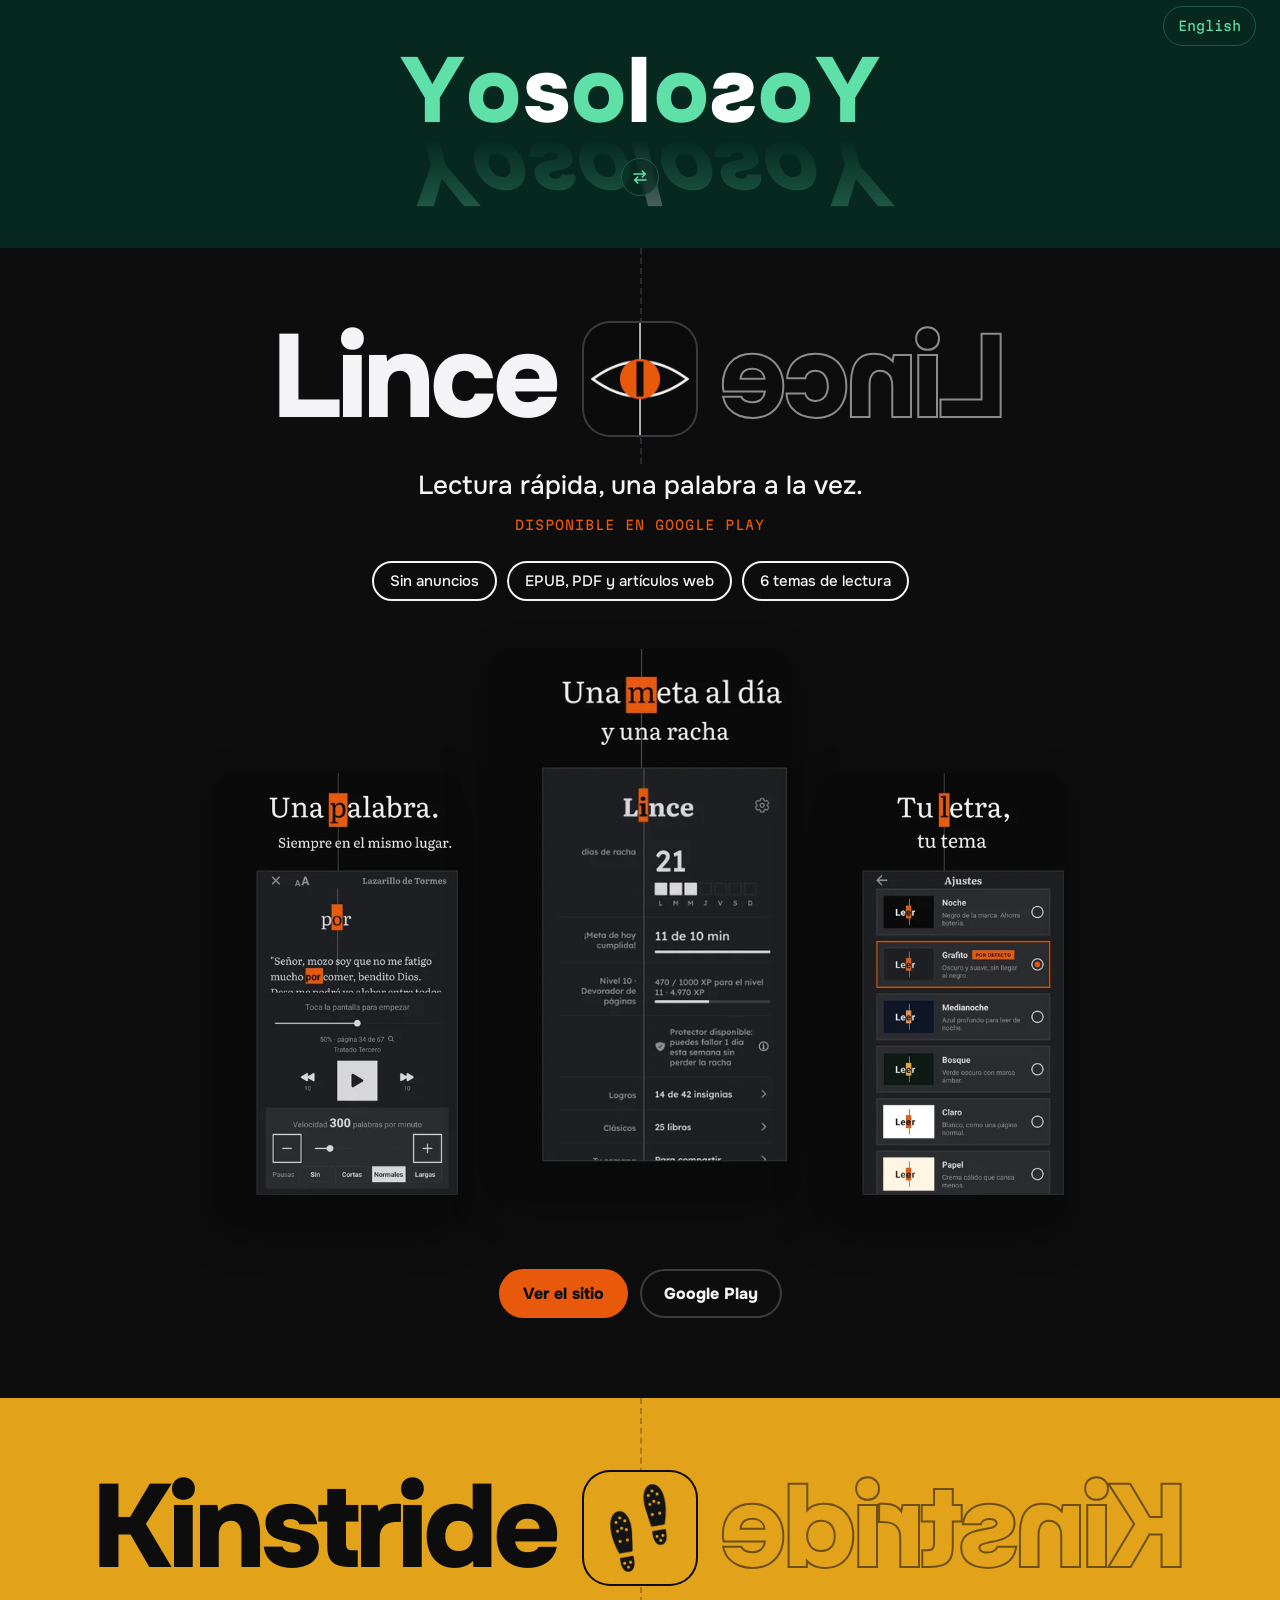
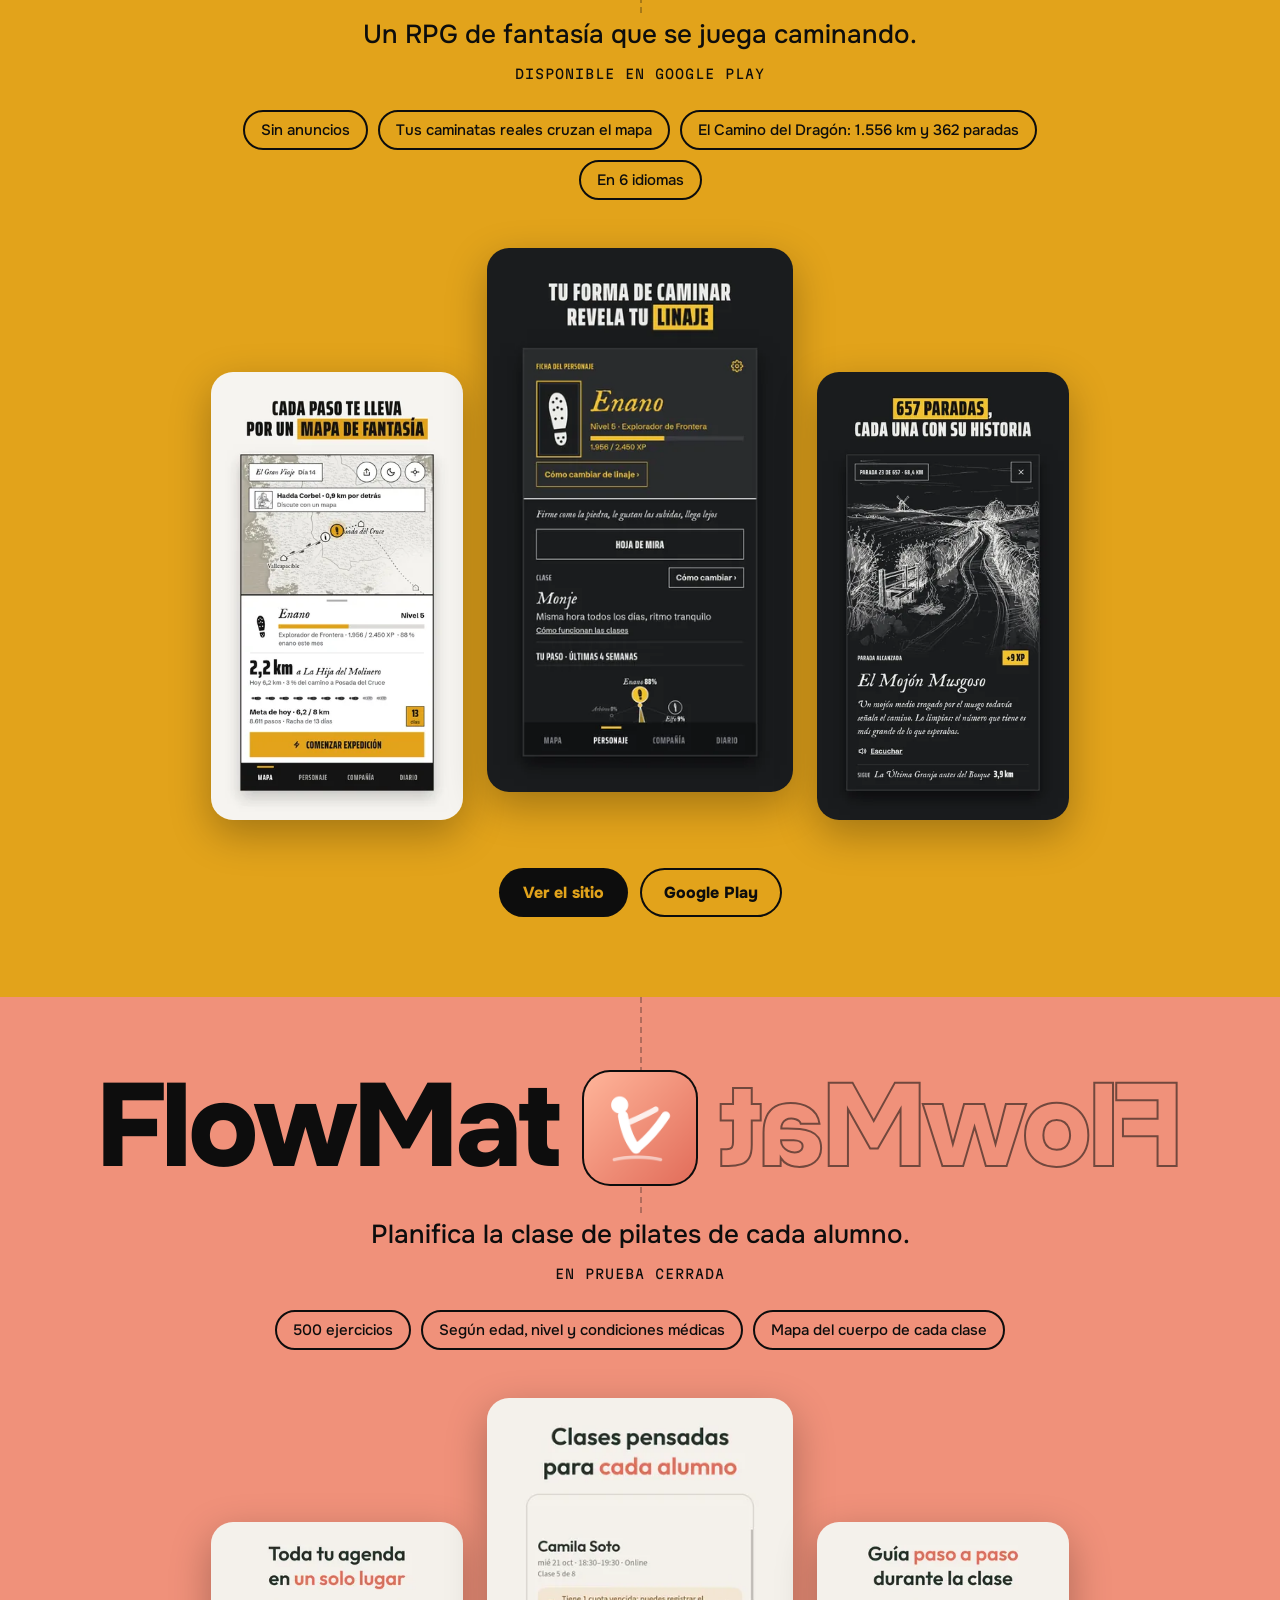
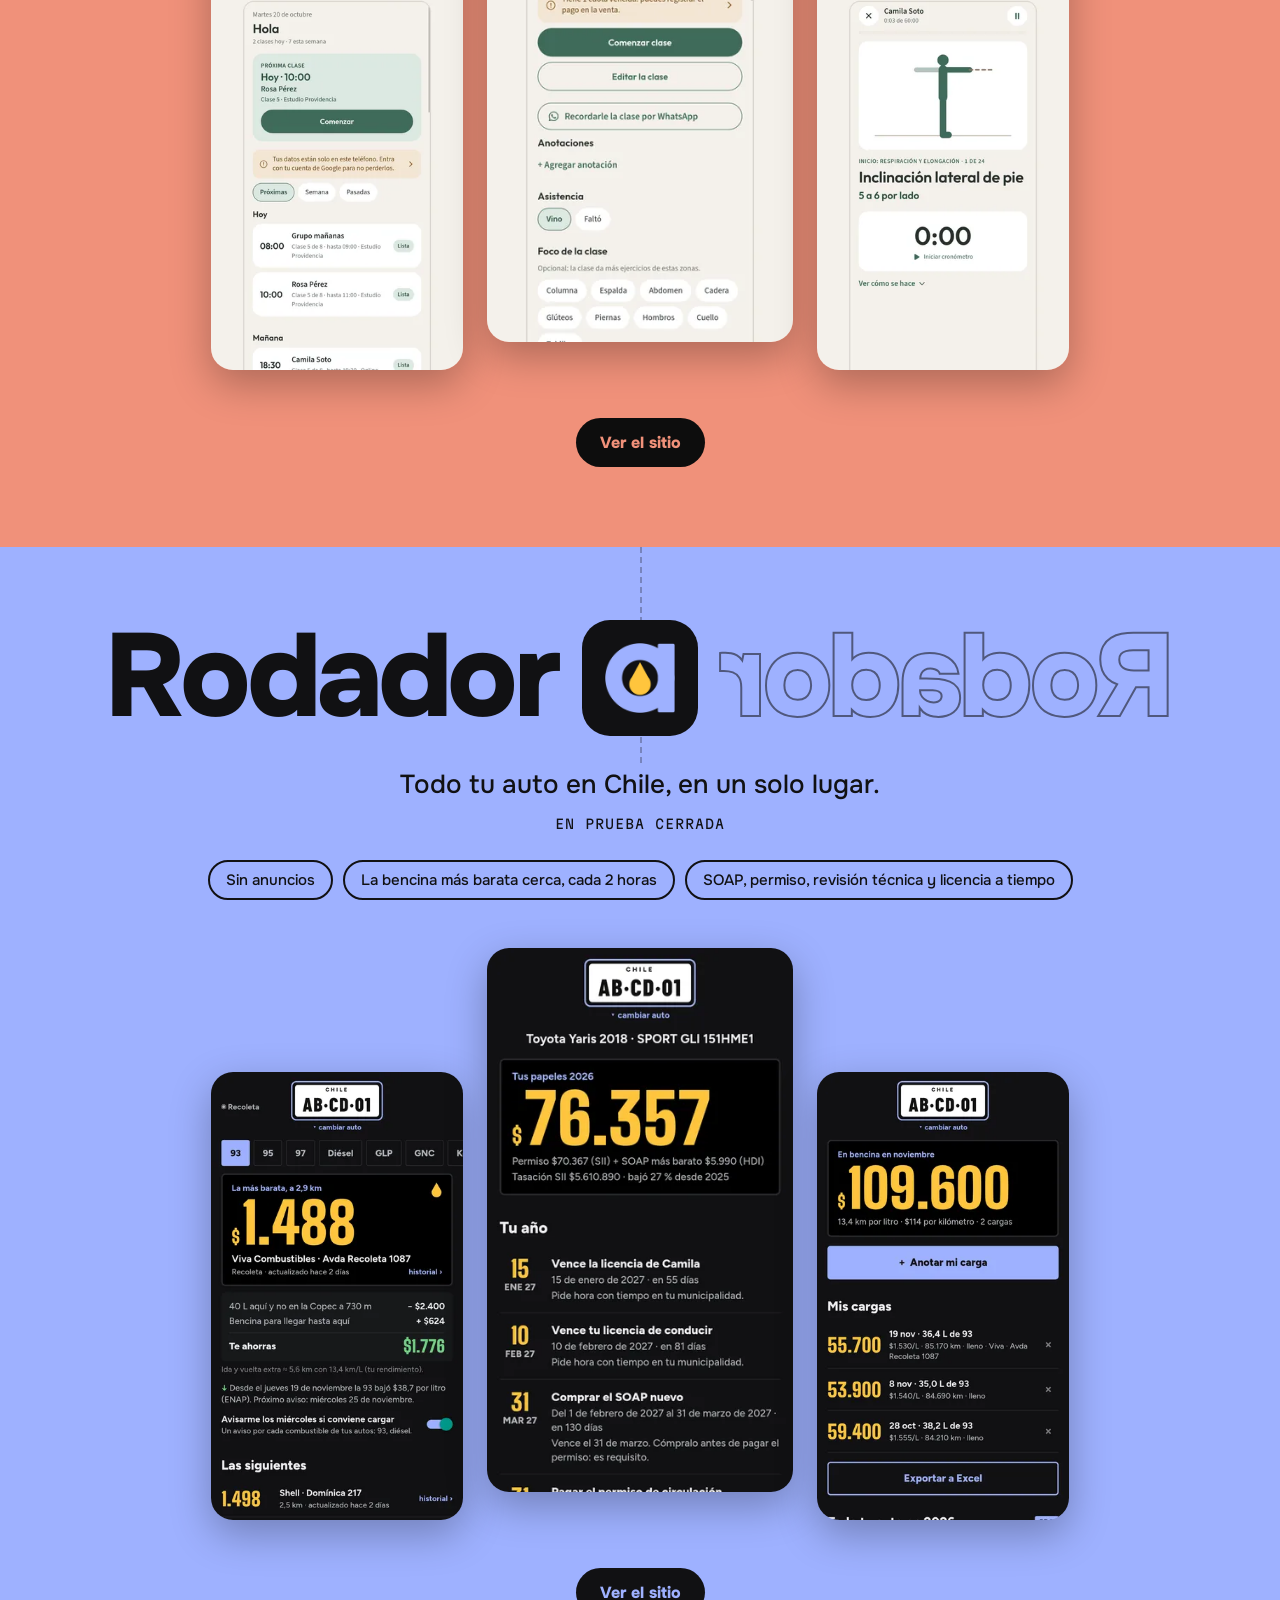
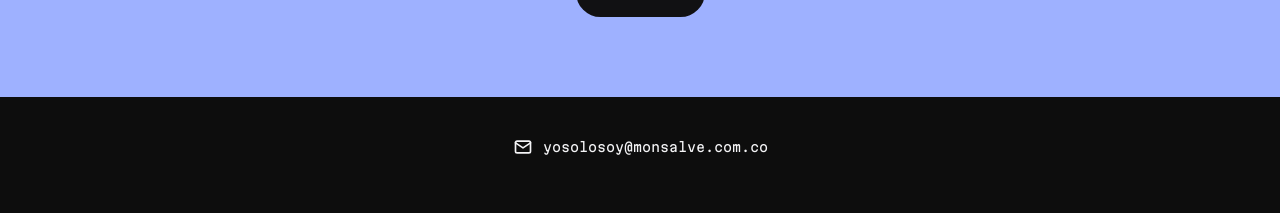
<file: index.html>
<!doctype html>
<html lang="es">
<head>
<meta charset="utf-8">
<meta name="viewport" content="width=device-width,initial-scale=1">
<title>YosolosoY: apps independientes para Android</title>
<meta name="description" content="Yo solo soy: una sola persona que diseña, programa y publica Lince, Kinstride, FlowMat y Rodador, cuatro apps para Android.">
<link rel="canonical" href="https://dev.monsalve.com.co/">
<link rel="alternate" hreflang="es" href="https://dev.monsalve.com.co/">
<link rel="alternate" hreflang="en" href="https://dev.monsalve.com.co/en/">
<link rel="alternate" hreflang="x-default" href="https://dev.monsalve.com.co/">
<link rel="icon" href="/favicon.ico" sizes="48x48">
<link rel="icon" href="/img/favicon-96.png" type="image/png" sizes="96x96">
<link rel="icon" href="/img/favicon-32.png" type="image/png" sizes="32x32">
<link rel="apple-touch-icon" href="/img/apple-touch-icon.png">
<meta property="og:type" content="website">
<meta property="og:title" content="YosolosoY: apps independientes para Android">
<meta property="og:description" content="Yo solo soy: una sola persona que diseña, programa y publica Lince, Kinstride, FlowMat y Rodador, cuatro apps para Android.">
<meta property="og:url" content="https://dev.monsalve.com.co/">
<meta property="og:image" content="https://dev.monsalve.com.co/img/og.png">
<meta name="twitter:card" content="summary_large_image">
<meta name="theme-color" content="#0D0D0D">
<link rel="preload" href="/fuentes/onest-800extrabold.woff2" as="font" type="font/woff2" crossorigin>
<link rel="stylesheet" href="/estilo.css">
<script type="application/ld+json">{"@context":"https://schema.org","@type":"Organization","name":"YosolosoY","url":"https://dev.monsalve.com.co/","logo":"https://dev.monsalve.com.co/img/marca.png","email":"yosolosoy@monsalve.com.co"}</script>
</head>
<body>
<div class="cima">
<header class="cab">
  <a class="idioma" href="https://dev.monsalve.com.co/en/" hreflang="en" aria-label="Idioma">English</a>
</header>
<main>
<section class="portada">
  <div class="palabra" id="palabra" role="img" aria-label="YosolosoY">
    <div class="letras" aria-hidden="true"><span class="l" data-i="0" tabindex="0"><i class="g">Y</i></span><span class="l" data-i="1" tabindex="0"><i class="g">o</i></span><span class="l" data-i="2" tabindex="0"><i class="g">s</i></span><span class="l" data-i="3" tabindex="0"><i class="g">o</i></span><span class="l c" data-i="4" tabindex="0"><i class="g">l</i></span><span class="l" data-i="5" tabindex="0"><i class="g m">o</i></span><span class="l" data-i="6" tabindex="0"><i class="g m">s</i></span><span class="l" data-i="7" tabindex="0"><i class="g m">o</i></span><span class="l" data-i="8" tabindex="0"><i class="g m">Y</i></span></div>
    <div class="letras refl" aria-hidden="true"><span class="r"><i class="g">Y</i></span><span class="r"><i class="g">o</i></span><span class="r"><i class="g">s</i></span><span class="r"><i class="g">o</i></span><span class="r"><i class="g">l</i></span><span class="r"><i class="g m">o</i></span><span class="r"><i class="g m">s</i></span><span class="r"><i class="g m">o</i></span><span class="r"><i class="g m">Y</i></span></div>
  </div>
  <div class="frase-fila">
    <h1>Yo solo soy.</h1>
    <button class="revés" id="reves" type="button" aria-label="Leerlo al revés" title="Leerlo al revés">
      <svg viewBox="0 0 24 24" width="22" height="22" fill="none" stroke="currentColor" stroke-width="2.2" stroke-linecap="round" stroke-linejoin="round" aria-hidden="true"><path d="M4 8h15M15 4l4 4-4 4"/><path d="M20 16H5M9 12l-4 4 4 4"/></svg>
    </button>
  </div>
</section>
</div>
<section class="app" id="lince" style="--fondo:#0D0D0D;--tinta:#F4F4F6;--acento:#E8590C">
  <div class="app-in">
    <div class="espejo">
      <h2 class="nom">Lince</h2>
      <img class="icono" src="/img/lince.png" width="112" height="112" alt="">
      <p class="nom reflejo" aria-hidden="true">Lince</p>
    </div>
    <p class="linea">Lectura rápida, una palabra a la vez.</p>
    <p class="estado">Disponible en Google Play</p>
    <ul class="datos"><li>Sin anuncios</li><li>EPUB, PDF y artículos web</li><li>6 temas de lectura</li></ul>
    <div class="fotos"><img src="/img/lince-es-1.webp" width="360" height="640" loading="lazy" alt="Capturas de Lince 1"><img src="/img/lince-es-2.webp" width="360" height="640" loading="lazy" alt="Capturas de Lince 2"><img src="/img/lince-es-3.webp" width="360" height="640" loading="lazy" alt="Capturas de Lince 3"></div>
    <div class="botones"><a class="btn" href="https://lincereader.com/es/">Ver el sitio</a><a class="btn ghost" href="https://play.google.com/store/apps/details?id=co.com.monsalve.lince">Google Play</a></div>
  </div>
</section>
<section class="app" id="kinstride" style="--fondo:#E2A31B;--tinta:#0D0D0D;--acento:#0D0D0D">
  <div class="app-in">
    <div class="espejo">
      <h2 class="nom">Kinstride</h2>
      <img class="icono" src="/img/kinstride.png" width="112" height="112" alt="">
      <p class="nom reflejo" aria-hidden="true">Kinstride</p>
    </div>
    <p class="linea">Un RPG de fantasía que se juega caminando.</p>
    <p class="estado">Disponible en Google Play</p>
    <ul class="datos"><li>Sin anuncios</li><li>Tus caminatas reales cruzan el mapa</li><li>El Camino del Dragón: 1.556 km y 362 paradas</li><li>En 6 idiomas</li></ul>
    <div class="fotos"><img src="/img/kinstride-es-1.webp" width="360" height="640" loading="lazy" alt="Capturas de Kinstride 1"><img src="/img/kinstride-es-2.webp" width="360" height="640" loading="lazy" alt="Capturas de Kinstride 2"><img src="/img/kinstride-es-3.webp" width="360" height="640" loading="lazy" alt="Capturas de Kinstride 3"></div>
    <div class="botones"><a class="btn" href="https://getkinstride.com/es/">Ver el sitio</a><a class="btn ghost" href="https://play.google.com/store/apps/details?id=co.com.monsalve.kinstride">Google Play</a></div>
  </div>
</section>
<section class="app" id="flowmat" style="--fondo:#F0917A;--tinta:#0D0D0D;--acento:#0D0D0D">
  <div class="app-in">
    <div class="espejo">
      <h2 class="nom">FlowMat</h2>
      <img class="icono" src="/img/flowmat.png" width="112" height="112" alt="">
      <p class="nom reflejo" aria-hidden="true">FlowMat</p>
    </div>
    <p class="linea">Planifica la clase de pilates de cada alumno.</p>
    <p class="estado">En prueba cerrada</p>
    <ul class="datos"><li>500 ejercicios</li><li>Según edad, nivel y condiciones médicas</li><li>Mapa del cuerpo de cada clase</li></ul>
    <div class="fotos"><img src="/img/flowmat-es-1.webp" width="360" height="640" loading="lazy" alt="Capturas de FlowMat 1"><img src="/img/flowmat-es-2.webp" width="360" height="640" loading="lazy" alt="Capturas de FlowMat 2"><img src="/img/flowmat-es-3.webp" width="360" height="640" loading="lazy" alt="Capturas de FlowMat 3"></div>
    <div class="botones"><a class="btn" href="https://flowmatapp.com/">Ver el sitio</a></div>
  </div>
</section>
<section class="app" id="rodador" style="--fondo:#9EB1FF;--tinta:#111113;--acento:#111113">
  <div class="app-in">
    <div class="espejo">
      <h2 class="nom">Rodador</h2>
      <img class="icono" src="/img/rodador.png" width="112" height="112" alt="">
      <p class="nom reflejo" aria-hidden="true">Rodador</p>
    </div>
    <p class="linea">Todo tu auto en Chile, en un solo lugar.</p>
    <p class="estado">En prueba cerrada</p>
    <ul class="datos"><li>Sin anuncios</li><li>La bencina más barata cerca, cada 2 horas</li><li>SOAP, permiso, revisión técnica y licencia a tiempo</li></ul>
    <div class="fotos"><img src="/img/rodador-es-1.webp" width="360" height="640" loading="lazy" alt="Capturas de Rodador 1"><img src="/img/rodador-es-2.webp" width="360" height="640" loading="lazy" alt="Capturas de Rodador 2"><img src="/img/rodador-es-3.webp" width="360" height="640" loading="lazy" alt="Capturas de Rodador 3"></div>
    <div class="botones"><a class="btn" href="https://rodador.app/">Ver el sitio</a></div>
  </div>
</section>
</main>
<footer class="pie">
  <a class="correo" href="mailto:yosolosoy@monsalve.com.co" aria-label="Escríbeme: yosolosoy@monsalve.com.co">
    <svg viewBox="0 0 24 24" width="20" height="20" fill="none" stroke="currentColor" stroke-width="2" stroke-linecap="round" stroke-linejoin="round" aria-hidden="true"><rect x="3" y="5" width="18" height="14" rx="2"/><path d="M3 7l9 6 9-6"/></svg>
    yosolosoy@monsalve.com.co
  </a>
</footer>
<script src="/yo.js" defer></script>
</body>
</html>
</file>
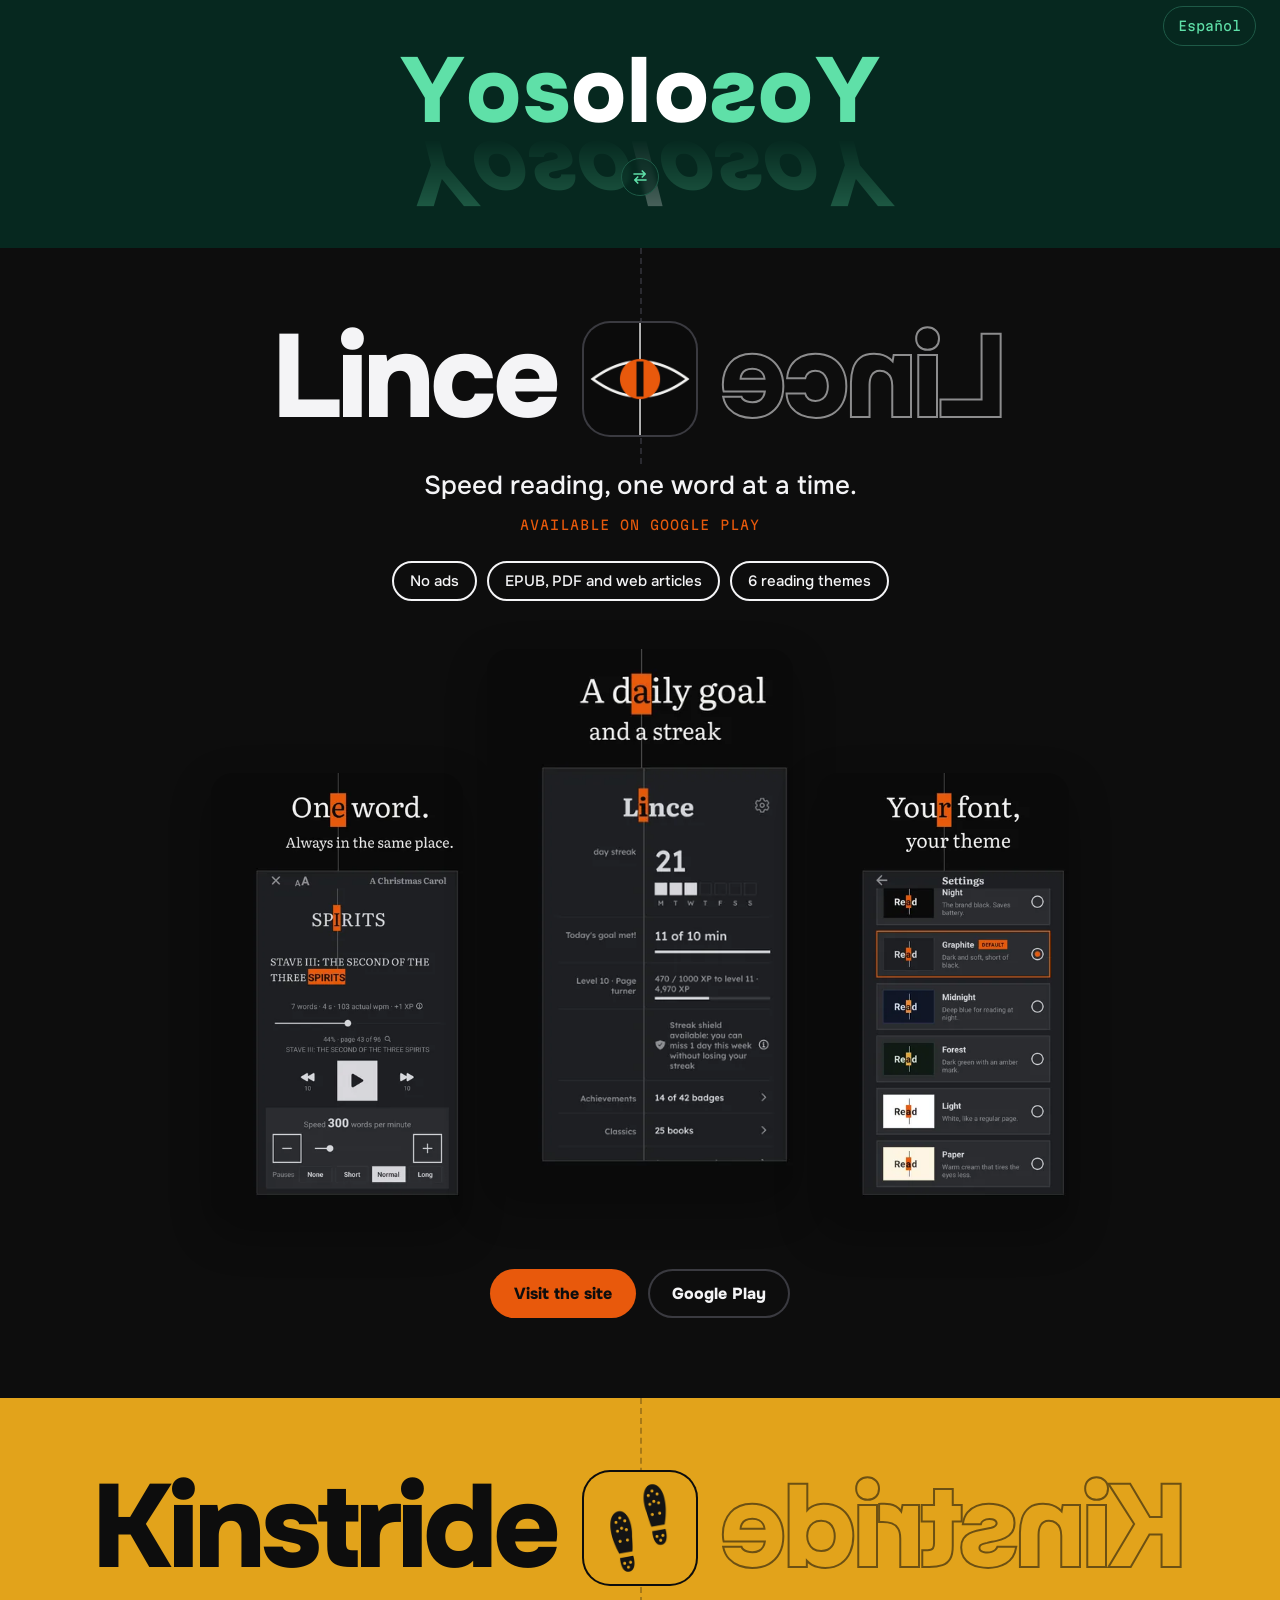
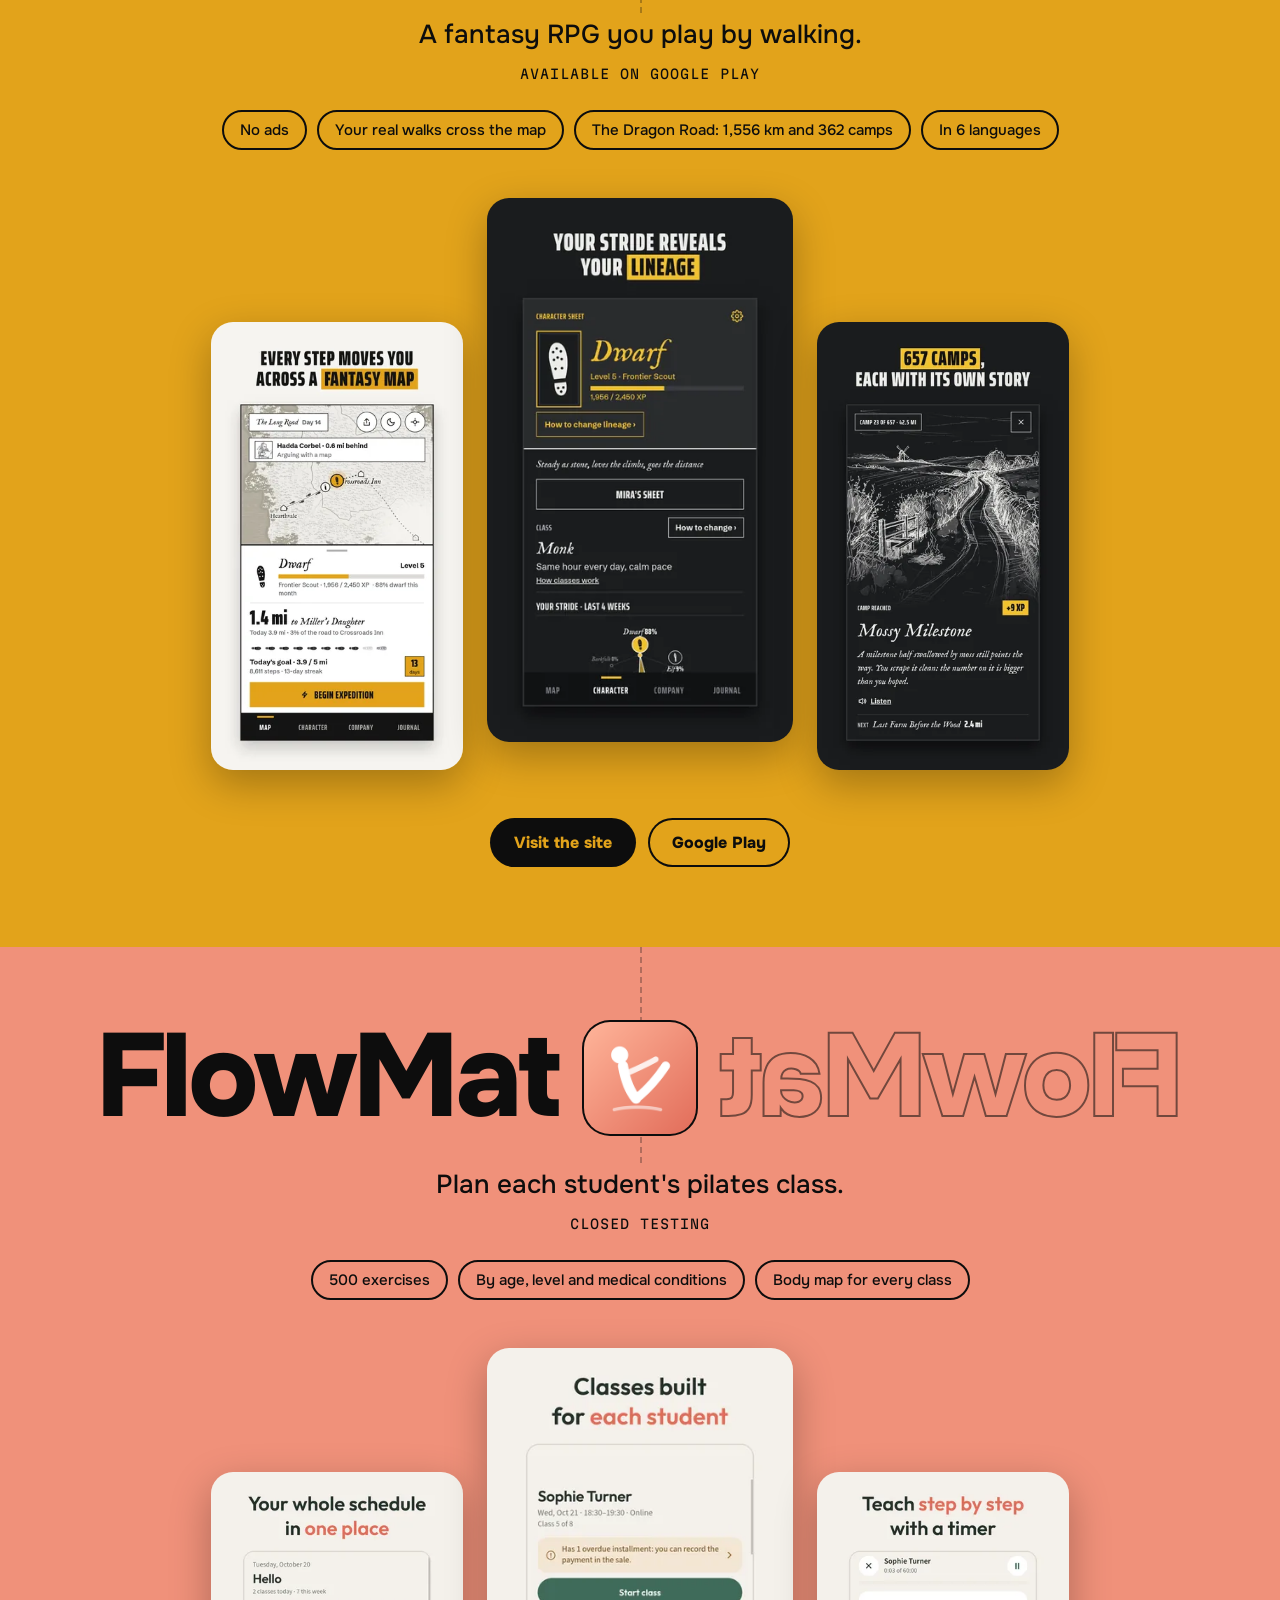
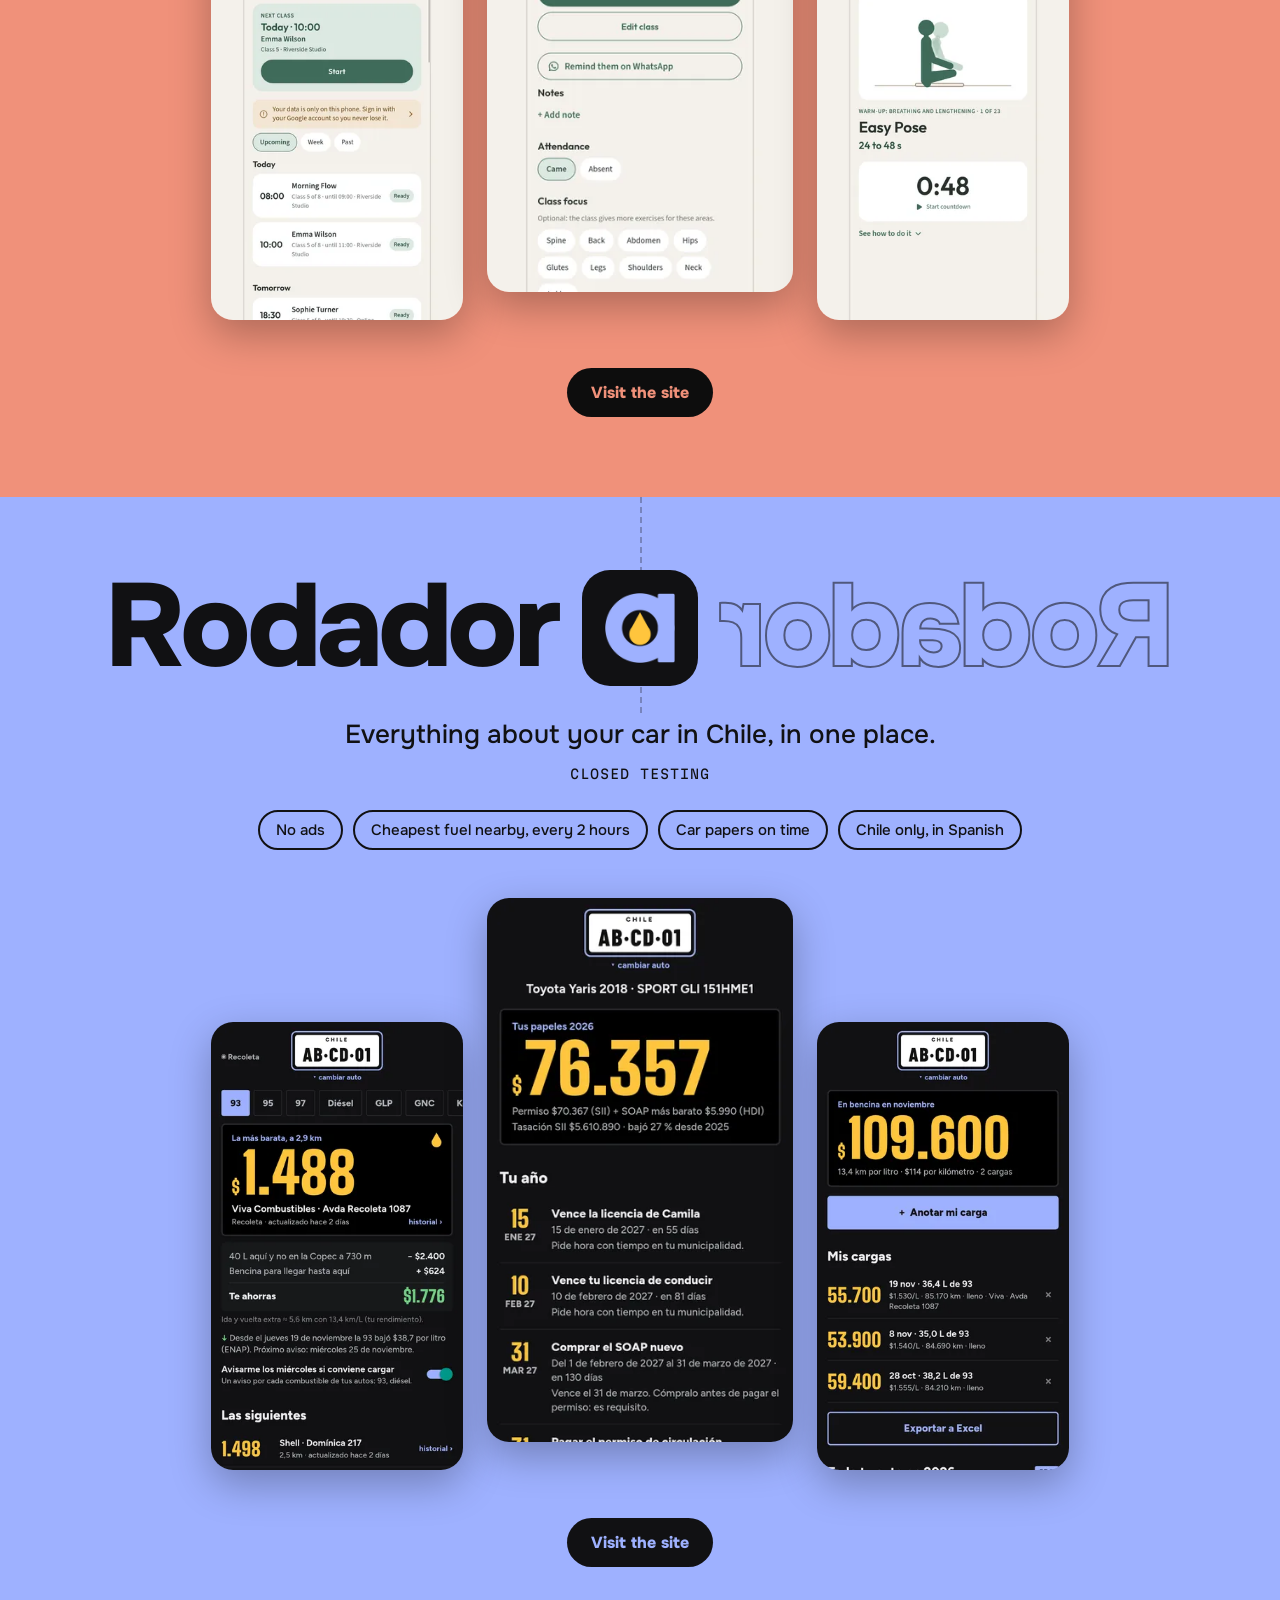
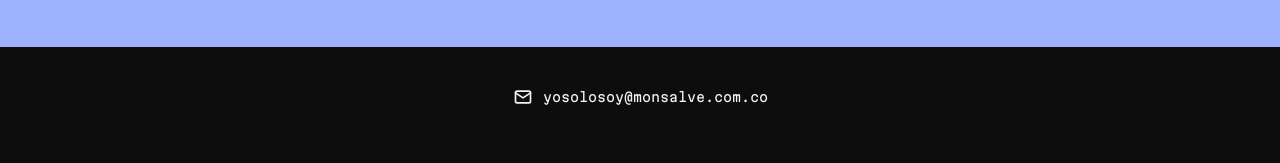
<file: en/index.html>
<!doctype html>
<html lang="en">
<head>
<meta charset="utf-8">
<meta name="viewport" content="width=device-width,initial-scale=1">
<title>YosolosoY: independent Android apps</title>
<meta name="description" content="Yo solo soy, &quot;I am only me&quot;: one person designing, coding and publishing Lince, Kinstride, FlowMat and Rodador, four Android apps.">
<link rel="canonical" href="https://dev.monsalve.com.co/en/">
<link rel="alternate" hreflang="es" href="https://dev.monsalve.com.co/">
<link rel="alternate" hreflang="en" href="https://dev.monsalve.com.co/en/">
<link rel="alternate" hreflang="x-default" href="https://dev.monsalve.com.co/">
<link rel="icon" href="/favicon.ico" sizes="48x48">
<link rel="icon" href="/img/favicon-96.png" type="image/png" sizes="96x96">
<link rel="icon" href="/img/favicon-32.png" type="image/png" sizes="32x32">
<link rel="apple-touch-icon" href="/img/apple-touch-icon.png">
<meta property="og:type" content="website">
<meta property="og:title" content="YosolosoY: independent Android apps">
<meta property="og:description" content="Yo solo soy, &quot;I am only me&quot;: one person designing, coding and publishing Lince, Kinstride, FlowMat and Rodador, four Android apps.">
<meta property="og:url" content="https://dev.monsalve.com.co/en/">
<meta property="og:image" content="https://dev.monsalve.com.co/img/og.png">
<meta name="twitter:card" content="summary_large_image">
<meta name="theme-color" content="#0D0D0D">
<link rel="preload" href="/fuentes/onest-800extrabold.woff2" as="font" type="font/woff2" crossorigin>
<link rel="stylesheet" href="/estilo.css">
<script type="application/ld+json">{"@context":"https://schema.org","@type":"Organization","name":"YosolosoY","url":"https://dev.monsalve.com.co/","logo":"https://dev.monsalve.com.co/img/marca.png","email":"yosolosoy@monsalve.com.co"}</script>
</head>
<body>
<div class="cima">
<header class="cab">
  <a class="idioma" href="https://dev.monsalve.com.co/" hreflang="es" aria-label="Language">Español</a>
</header>
<main>
<section class="portada">
  <div class="palabra" id="palabra" role="img" aria-label="YosolosoY">
    <div class="letras" aria-hidden="true"><span class="l" data-i="0" tabindex="0"><i class="g">Y</i></span><span class="l" data-i="1" tabindex="0"><i class="g">o</i></span><span class="l" data-i="2" tabindex="0"><i class="g">s</i></span><span class="l" data-i="3" tabindex="0"><i class="g">o</i></span><span class="l c" data-i="4" tabindex="0"><i class="g">l</i></span><span class="l" data-i="5" tabindex="0"><i class="g m">o</i></span><span class="l" data-i="6" tabindex="0"><i class="g m">s</i></span><span class="l" data-i="7" tabindex="0"><i class="g m">o</i></span><span class="l" data-i="8" tabindex="0"><i class="g m">Y</i></span></div>
    <div class="letras refl" aria-hidden="true"><span class="r"><i class="g">Y</i></span><span class="r"><i class="g">o</i></span><span class="r"><i class="g">s</i></span><span class="r"><i class="g">o</i></span><span class="r"><i class="g">l</i></span><span class="r"><i class="g m">o</i></span><span class="r"><i class="g m">s</i></span><span class="r"><i class="g m">o</i></span><span class="r"><i class="g m">Y</i></span></div>
  </div>
  <div class="frase-fila">
    <h1>Yo solo soy. <span class="trad">(I am only me)</span></h1>
    <button class="revés" id="reves" type="button" aria-label="Read it backwards" title="Read it backwards">
      <svg viewBox="0 0 24 24" width="22" height="22" fill="none" stroke="currentColor" stroke-width="2.2" stroke-linecap="round" stroke-linejoin="round" aria-hidden="true"><path d="M4 8h15M15 4l4 4-4 4"/><path d="M20 16H5M9 12l-4 4 4 4"/></svg>
    </button>
  </div>
</section>
</div>
<section class="app" id="lince" style="--fondo:#0D0D0D;--tinta:#F4F4F6;--acento:#E8590C">
  <div class="app-in">
    <div class="espejo">
      <h2 class="nom">Lince</h2>
      <img class="icono" src="/img/lince.png" width="112" height="112" alt="">
      <p class="nom reflejo" aria-hidden="true">Lince</p>
    </div>
    <p class="linea">Speed reading, one word at a time.</p>
    <p class="estado">Available on Google Play</p>
    <ul class="datos"><li>No ads</li><li>EPUB, PDF and web articles</li><li>6 reading themes</li></ul>
    <div class="fotos"><img src="/img/lince-en-1.webp" width="360" height="640" loading="lazy" alt="Screenshots of Lince 1"><img src="/img/lince-en-2.webp" width="360" height="640" loading="lazy" alt="Screenshots of Lince 2"><img src="/img/lince-en-3.webp" width="360" height="640" loading="lazy" alt="Screenshots of Lince 3"></div>
    <div class="botones"><a class="btn" href="https://lincereader.com/">Visit the site</a><a class="btn ghost" href="https://play.google.com/store/apps/details?id=co.com.monsalve.lince">Google Play</a></div>
  </div>
</section>
<section class="app" id="kinstride" style="--fondo:#E2A31B;--tinta:#0D0D0D;--acento:#0D0D0D">
  <div class="app-in">
    <div class="espejo">
      <h2 class="nom">Kinstride</h2>
      <img class="icono" src="/img/kinstride.png" width="112" height="112" alt="">
      <p class="nom reflejo" aria-hidden="true">Kinstride</p>
    </div>
    <p class="linea">A fantasy RPG you play by walking.</p>
    <p class="estado">Available on Google Play</p>
    <ul class="datos"><li>No ads</li><li>Your real walks cross the map</li><li>The Dragon Road: 1,556 km and 362 camps</li><li>In 6 languages</li></ul>
    <div class="fotos"><img src="/img/kinstride-en-1.webp" width="360" height="640" loading="lazy" alt="Screenshots of Kinstride 1"><img src="/img/kinstride-en-2.webp" width="360" height="640" loading="lazy" alt="Screenshots of Kinstride 2"><img src="/img/kinstride-en-3.webp" width="360" height="640" loading="lazy" alt="Screenshots of Kinstride 3"></div>
    <div class="botones"><a class="btn" href="https://getkinstride.com/">Visit the site</a><a class="btn ghost" href="https://play.google.com/store/apps/details?id=co.com.monsalve.kinstride">Google Play</a></div>
  </div>
</section>
<section class="app" id="flowmat" style="--fondo:#F0917A;--tinta:#0D0D0D;--acento:#0D0D0D">
  <div class="app-in">
    <div class="espejo">
      <h2 class="nom">FlowMat</h2>
      <img class="icono" src="/img/flowmat.png" width="112" height="112" alt="">
      <p class="nom reflejo" aria-hidden="true">FlowMat</p>
    </div>
    <p class="linea">Plan each student's pilates class.</p>
    <p class="estado">Closed testing</p>
    <ul class="datos"><li>500 exercises</li><li>By age, level and medical conditions</li><li>Body map for every class</li></ul>
    <div class="fotos"><img src="/img/flowmat-en-1.webp" width="360" height="640" loading="lazy" alt="Screenshots of FlowMat 1"><img src="/img/flowmat-en-2.webp" width="360" height="640" loading="lazy" alt="Screenshots of FlowMat 2"><img src="/img/flowmat-en-3.webp" width="360" height="640" loading="lazy" alt="Screenshots of FlowMat 3"></div>
    <div class="botones"><a class="btn" href="https://flowmatapp.com/en/">Visit the site</a></div>
  </div>
</section>
<section class="app" id="rodador" style="--fondo:#9EB1FF;--tinta:#111113;--acento:#111113">
  <div class="app-in">
    <div class="espejo">
      <h2 class="nom">Rodador</h2>
      <img class="icono" src="/img/rodador.png" width="112" height="112" alt="">
      <p class="nom reflejo" aria-hidden="true">Rodador</p>
    </div>
    <p class="linea">Everything about your car in Chile, in one place.</p>
    <p class="estado">Closed testing</p>
    <ul class="datos"><li>No ads</li><li>Cheapest fuel nearby, every 2 hours</li><li>Car papers on time</li><li>Chile only, in Spanish</li></ul>
    <div class="fotos"><img src="/img/rodador-en-1.webp" width="360" height="640" loading="lazy" alt="Screenshots of Rodador 1"><img src="/img/rodador-en-2.webp" width="360" height="640" loading="lazy" alt="Screenshots of Rodador 2"><img src="/img/rodador-en-3.webp" width="360" height="640" loading="lazy" alt="Screenshots of Rodador 3"></div>
    <div class="botones"><a class="btn" href="https://rodador.app/">Visit the site</a></div>
  </div>
</section>
</main>
<footer class="pie">
  <a class="correo" href="mailto:yosolosoy@monsalve.com.co" aria-label="Write to me: yosolosoy@monsalve.com.co">
    <svg viewBox="0 0 24 24" width="20" height="20" fill="none" stroke="currentColor" stroke-width="2" stroke-linecap="round" stroke-linejoin="round" aria-hidden="true"><rect x="3" y="5" width="18" height="14" rx="2"/><path d="M3 7l9 6 9-6"/></svg>
    yosolosoy@monsalve.com.co
  </a>
</footer>
<script src="/yo.js" defer></script>
</body>
</html>
</file>
<file: estilo.css>
@font-face{font-family:"Onest";font-weight:500;font-display:swap;src:url(/fuentes/onest-500medium.woff2) format("woff2")}
@font-face{font-family:"Onest";font-weight:800;font-display:swap;src:url(/fuentes/onest-800extrabold.woff2) format("woff2")}
@font-face{font-family:"Martian Mono";font-weight:400;font-display:swap;src:url(/fuentes/martianmono-400regular.woff2) format("woff2")}

:root{--tinta:#0D0D0D;--papel:#F4F4F6;--naranja:#E8590C;--verde:#06281F;--menta:#5FE0A8;--mute:#A9A9B2;--linea:#3A3A40;
  --sans:"Onest",system-ui,-apple-system,"Segoe UI",sans-serif;--mono:"Martian Mono",ui-monospace,monospace}
*{box-sizing:border-box;margin:0}
html{background:var(--tinta);-webkit-text-size-adjust:100%}
body{background:var(--tinta);color:var(--papel);font:500 18px/1.5 var(--sans);overflow-x:hidden}
a{color:inherit}
:focus-visible{outline:3px solid var(--menta);outline-offset:3px}

.cab{display:flex;justify-content:flex-end;align-items:center;padding:14px 24px 0;max-width:1280px;margin:0 auto}
.idioma{font:400 13px var(--mono);text-decoration:none;border:1px solid var(--linea);padding:8px 14px;border-radius:999px;min-height:40px;display:inline-flex;align-items:center}
.idioma:hover{border-color:var(--menta);color:var(--menta)}

/* Encabezado de YosolosoY: verde oscuro con menta; la «l» es el eje del espejo */
.cima{background:var(--verde);color:var(--menta)}
.cab .idioma{color:var(--menta);border-color:#1E5A47}
.portada{max-width:880px;margin:0 auto;padding:0 24px 40px}
.palabra{position:relative;user-select:none}
.letras{display:flex;justify-content:center;margin-top:0}
.l,.r{display:block;font:800 clamp(38px,9.4vw,112px)/1 var(--sans);letter-spacing:.015em;color:var(--menta)}
.l{cursor:default;transition:color .2s}
.l .g{display:inline-block;font-style:normal}
.l .g.m{transform:scaleX(-1)}
.l.c{color:#fff}
.l.on{color:#fff}
.l.c.on{color:var(--menta)}
.frase-fila{display:flex;justify-content:center;margin-top:14px}
.frase-fila h1{position:absolute;width:1px;height:1px;overflow:hidden;clip:rect(0 0 0 0);white-space:nowrap}
.revés{display:inline-flex;align-items:center;justify-content:center;width:44px;height:44px;color:var(--menta);background:transparent;border:1px solid #1E5A47;border-radius:50%;cursor:pointer;padding:0}
.revés:hover:not(:disabled){border-color:var(--menta);color:#fff}
.revés:disabled{color:#fff;border-color:var(--menta);cursor:default}
.revés svg{transition:transform .9s cubic-bezier(.65,0,.35,1)}
.revés.gira svg{transform:rotate(180deg)}

/* Apps: nombre, ícono en el eje, nombre reflejado */
.app{position:relative;background:var(--fondo);color:var(--tinta);overflow:hidden}
.app-in{position:relative;max-width:1280px;margin:0 auto;padding:72px 24px 80px;text-align:center}
.espejo{position:relative;display:grid;grid-template-columns:1fr auto 1fr;align-items:center;gap:0 28px}
.nom{font:800 clamp(44px,9.2vw,128px)/1 var(--sans);letter-spacing:-.04em;text-align:right}
.reflejo{text-align:right;transform:scaleX(-1);color:transparent;-webkit-text-stroke:2px var(--tinta);opacity:.55;direction:ltr}
.icono{width:112px;height:112px;border-radius:26px;box-shadow:0 0 0 2px var(--tinta);background:var(--fondo)}
.app:first-of-type .icono{box-shadow:0 0 0 2px var(--linea)}
.app:first-of-type .reflejo{-webkit-text-stroke-color:var(--papel)}
.linea{font-size:clamp(18px,2.4vw,26px);margin-top:28px}
.estado{font:400 13px var(--mono);margin-top:12px;text-transform:uppercase;letter-spacing:.08em;color:var(--acento)}
.datos{list-style:none;padding:0;margin:28px auto 0;display:flex;flex-wrap:wrap;gap:10px;justify-content:center;max-width:900px}
.datos li{font:500 15px var(--sans);border:2px solid currentColor;border-radius:999px;padding:8px 16px}
.fotos{display:flex;justify-content:center;align-items:flex-end;gap:24px;margin:48px auto 0;max-width:900px}
.fotos img{width:min(28%,260px);height:auto;border-radius:22px;box-shadow:0 14px 40px rgba(0,0,0,.28);aspect-ratio:9/16;background:#00000022}
.fotos img:nth-child(2){width:min(34%,310px);margin-bottom:28px}
.botones{display:flex;flex-wrap:wrap;gap:12px;justify-content:center;margin-top:48px}
.btn{font:800 16px var(--sans);text-decoration:none;background:var(--tinta);color:var(--fondo);padding:14px 24px;border-radius:999px;min-height:48px;display:inline-flex;align-items:center}
.app:first-of-type .btn{background:var(--naranja);color:#0D0D0D}
.btn.ghost{background:transparent;color:var(--tinta);box-shadow:inset 0 0 0 2px var(--tinta)}
.app:first-of-type .btn.ghost{color:var(--papel);box-shadow:inset 0 0 0 2px var(--linea);background:transparent}
.btn:hover{transform:translateY(-2px)}

.pie{max-width:1280px;margin:0 auto;padding:40px 24px 56px;display:flex;flex-wrap:wrap;gap:12px 32px;justify-content:space-between;font:400 13px var(--mono);color:var(--mute)}
.pie a{color:var(--papel)}

@media (max-width:720px){
  .portada{padding:8px 24px 40px}
  .frase-fila{margin-top:20px}
  .app-in{padding:56px 20px 64px}
  .espejo{grid-template-columns:1fr;gap:6px}
  .nom{text-align:center}
  .reflejo{text-align:center;font-size:clamp(36px,12vw,64px)}
  .icono{order:-1;margin:0 auto 18px;width:88px;height:88px;border-radius:20px}
    .fotos{gap:10px}
  .fotos img{border-radius:14px}
  .fotos img:nth-child(2){margin-bottom:16px}
}
@media (prefers-reduced-motion:no-preference){.btn{transition:transform .15s}}

.espejo::before{content:"";position:absolute;left:50%;top:-72px;bottom:-26px;border-left:2px dashed color-mix(in srgb,var(--tinta) 28%,transparent)}
.app:first-of-type .espejo::before{border-color:#2A2A30}
.icono{position:relative;z-index:1}
@media (max-width:720px){.espejo::before{display:none}}


.espejo::before{content:"";position:absolute;left:50%;top:-72px;bottom:-26px;border-left:2px dashed color-mix(in srgb,var(--tinta) 28%,transparent)}
.app:first-of-type .espejo::before{border-color:#2A2A30}
.icono{position:relative;z-index:1}
@media (max-width:720px){.espejo::before{display:none}}

@media (max-width:720px){.portada{padding:0 24px 28px}}

/* reflejo bajo la palabra */
.cima{padding-top:34px}
.palabra{padding:0 0 4px}
.letras.refl{transform:scaleY(-1);opacity:.17;margin-top:-.04em;height:.95em;overflow:hidden;font-size:clamp(38px,9.4vw,112px);-webkit-mask-image:linear-gradient(#000,transparent 80%);mask-image:linear-gradient(#000,transparent 80%);pointer-events:none}
.r:nth-child(5){color:#fff}
.frase-fila{margin-top:12px}
@media (max-width:720px){.cima{padding-top:20px}}

.cima{padding-bottom:20px}
@media (max-width:720px){.cab{padding-bottom:10px}}

/* encabezado más bajo */
.cima{padding-top:0;padding-bottom:10px}
.cab{padding:8px 24px 0}
.letras.refl{height:.62em;margin-top:-.06em}
.frase-fila{margin-top:2px}
@media (max-width:720px){.cab{padding-bottom:0}}

/* encabezado aún más bajo */
.l,.r{font-size:clamp(34px,8vw,92px)}
.letras.refl{font-size:clamp(34px,8vw,92px);height:.5em;margin-top:-.08em}
.cab{padding:6px 24px 0}
.cima{padding-bottom:4px}
.revés{width:38px;height:38px;margin-top:-2px}
.revés svg{width:18px;height:18px}
.frase-fila{margin-top:0}

/* reflejo más amplio, con el botón encima */
:root{--fs:clamp(34px,8vw,92px)}
.l,.r{font-size:var(--fs)}
.letras.refl{font-size:var(--fs);height:.92em;margin-top:-.06em;opacity:.3;-webkit-mask-image:linear-gradient(#000,transparent 92%);mask-image:linear-gradient(#000,transparent 92%)}
.frase-fila{position:relative;z-index:2;margin-top:calc(var(--fs) * -.46 - 19px)}
.revés{background:rgba(6,40,31,.55);backdrop-filter:blur(2px)}
.cima{padding-bottom:12px}

.pie{justify-content:center}

.pie .correo{display:inline-flex;align-items:center;gap:10px;text-decoration:none}
.pie .correo:hover{color:var(--menta)}
</file>
